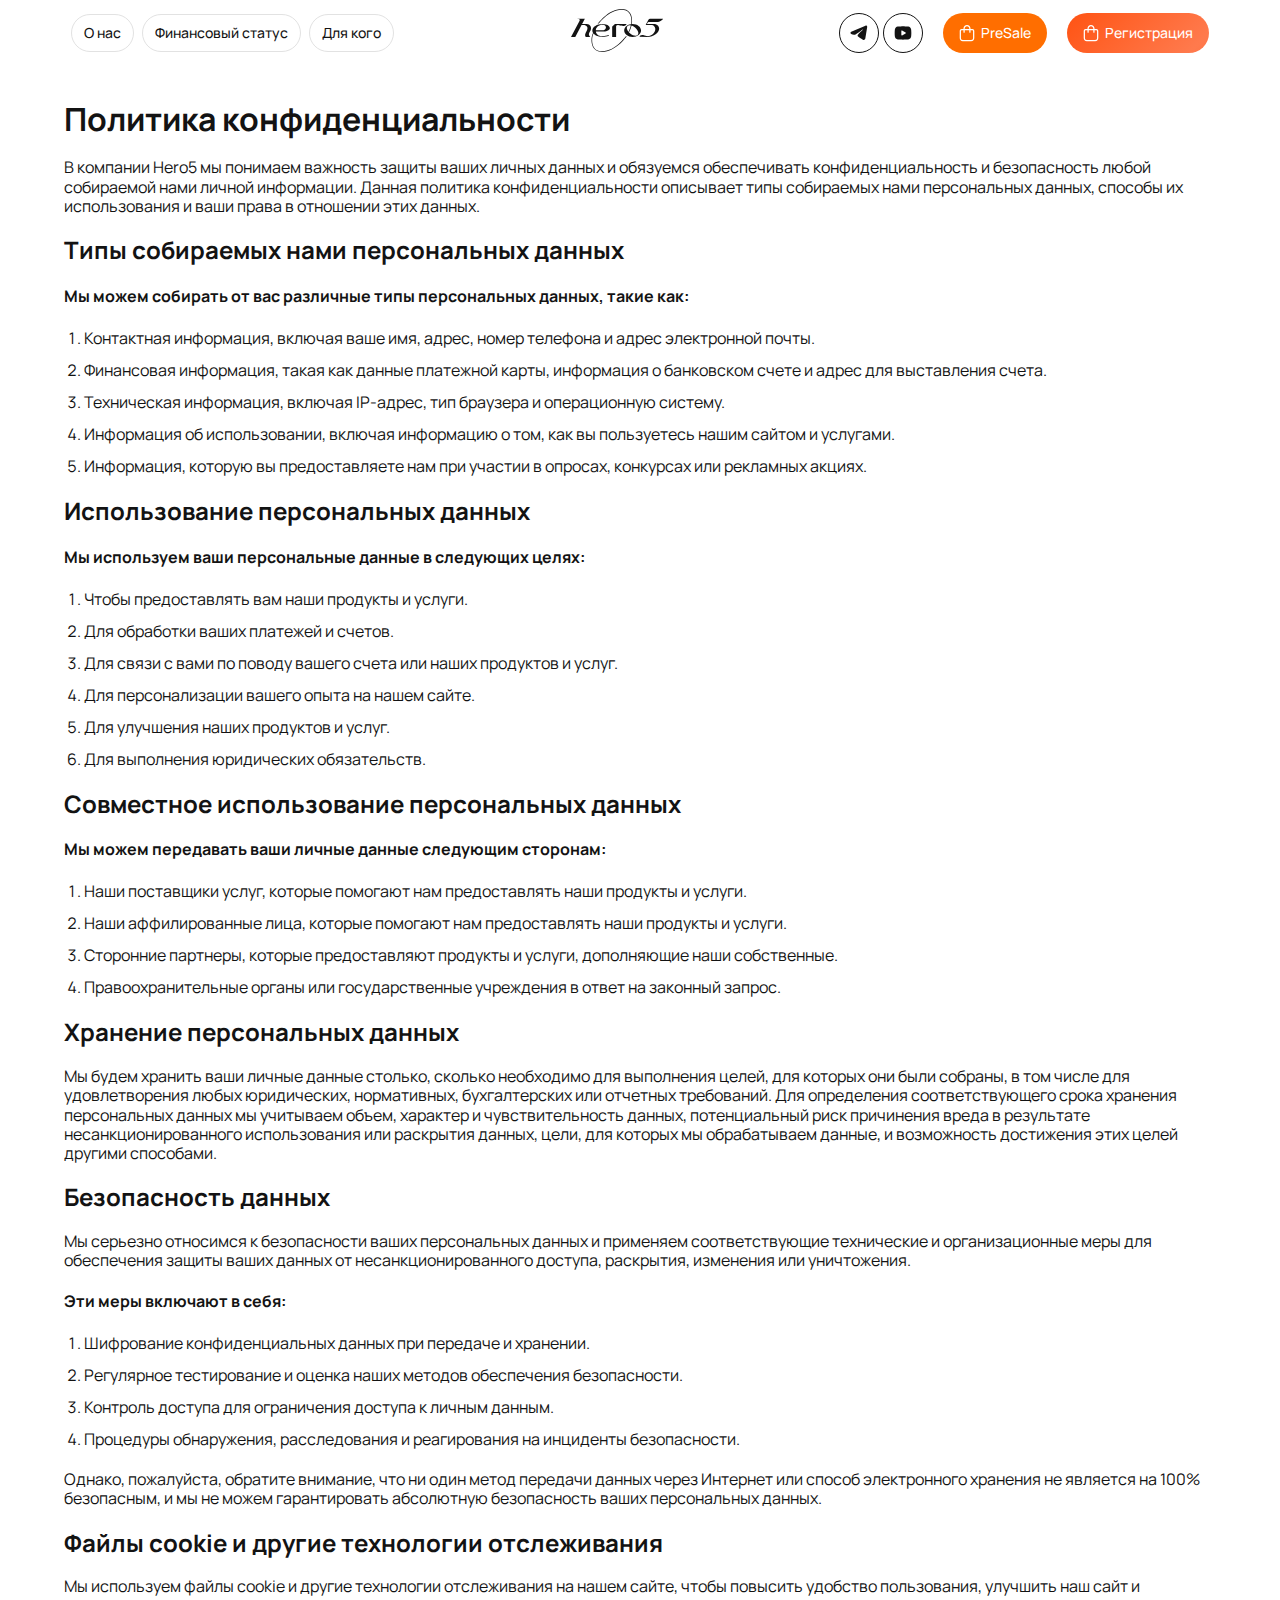
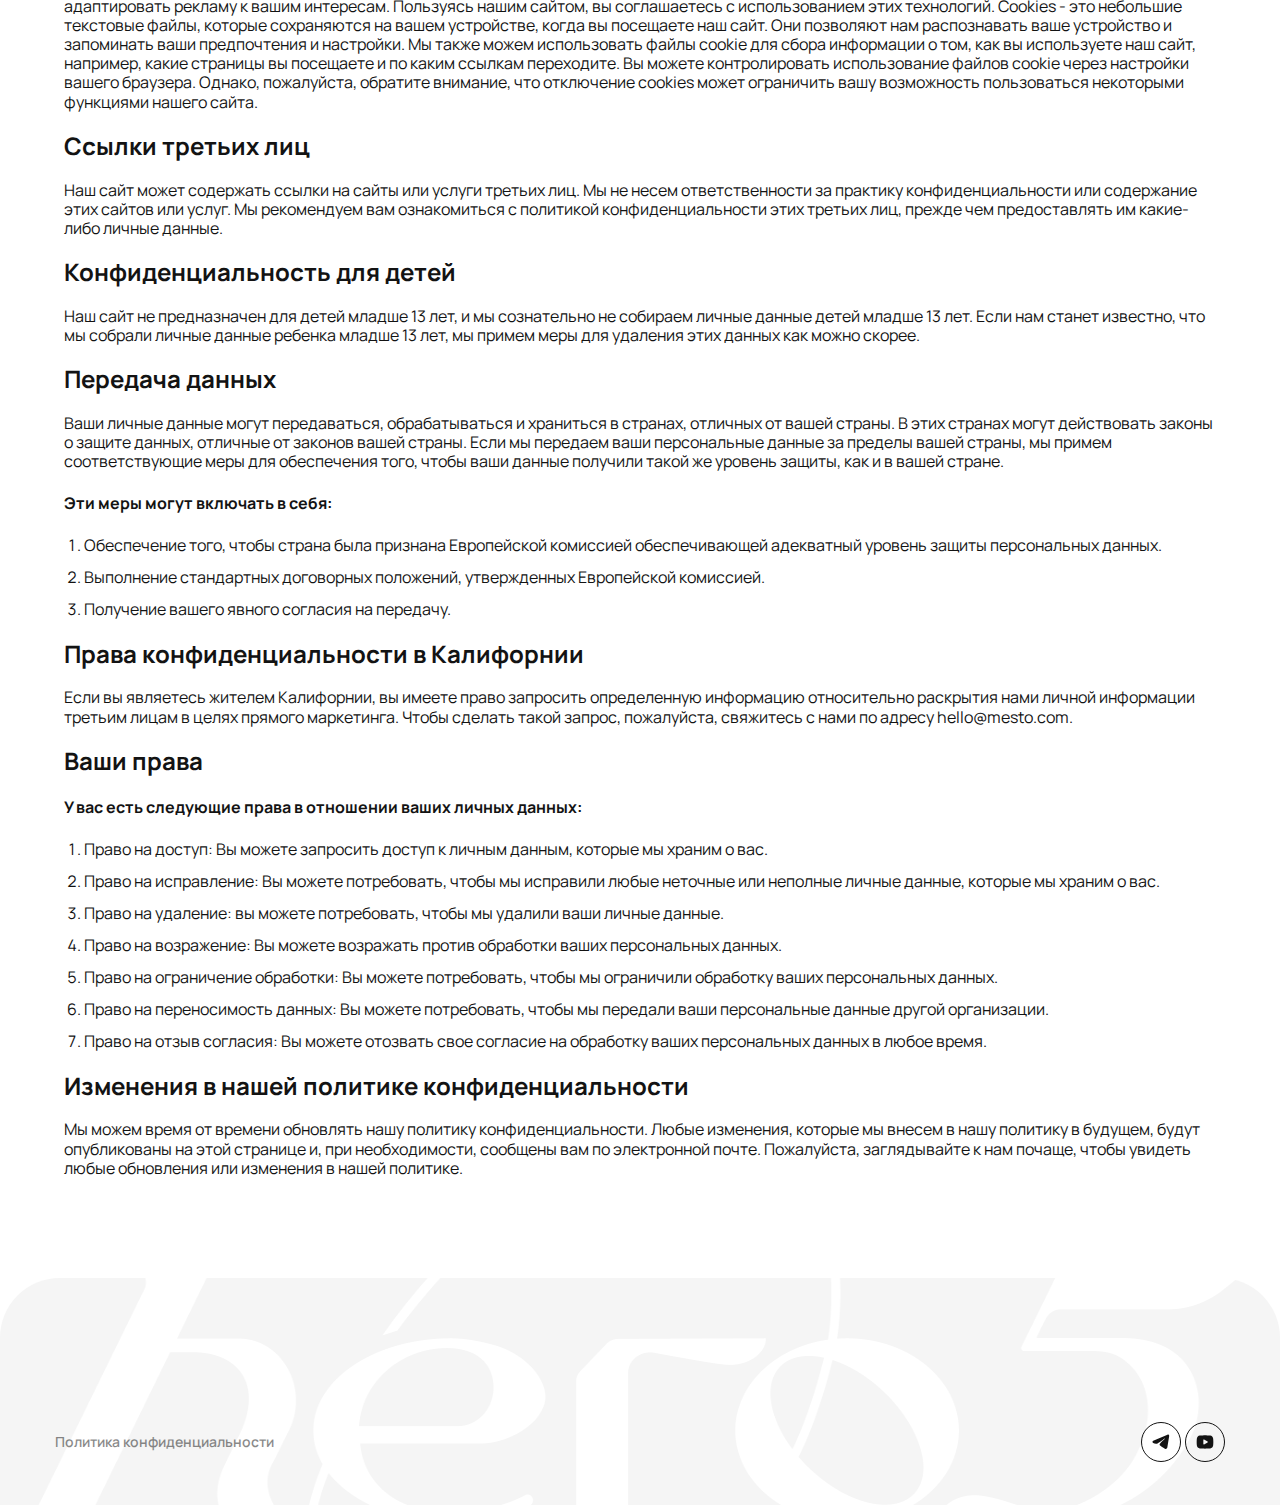
<file: politics.html>
<!DOCTYPE html>
<html lang="ru">

  <head>
    <meta charset="UTF-8">
    <meta name="viewport" content="width=device-width, initial-scale=1.0">
    <title>HERO 5</title>
    <link rel="icon" href="images/header-logo.svg">
    <!-- normalize css link -->
    <link rel="stylesheet" href="libs/normalize.css">
    <!-- css link -->
    <link rel="stylesheet" href="css/main.css">
  </head>

  <body>

    <div class="wrapper">

      <!-- header -->
      <header class="header">
        <div class="container">
          <nav>
            <ul class="nav-list">
              <li class="nav-item" data-aos="fade-right" data-aos-delay="100">
                <a class="nav-link" href="#!">О нас</a>
              </li>
              <li class="nav-item" data-aos="fade-right" data-aos-delay="200">
                <a class="nav-link" href="#!">Финансовый статус</a>
              </li>
              <li class="nav-item" data-aos="fade-right" data-aos-delay="300">
                <a class="nav-link" href="#!">Для кого</a>
              </li>
            </ul>
          </nav>

          <a class="header-logo" href="#!" data-aos="zoom-in" data-aos-delay="400">
            <img src="images/header-logo.svg" alt="header-logo">
          </a>

          <div class="header-right">
            <div class="header-social__media">
              <a class="social-media" href="#!" data-aos="fade-left" data-aos-delay="100">
                <img src="images/icons/telegram-icon.svg" alt="telegram-icon">
              </a>
              <a class="social-media" href="#!" data-aos="fade-left" data-aos-delay="200">
                <img src="images/icons/youtube-icon.svg" alt="youtube-icon">
              </a>
            </div>
            <div class="right-box">
              <a class="sale-btn header-right__btn" href="#!" data-aos="fade-left" data-aos-delay="300">
                <img src="images/icons/shopping-bag.svg" alt="">
                <span>PreSale</span>
              </a>
              <button class="open-menu__btn">
                <span class="line"></span>
                <span class="line"></span>
                <span class="line"></span>
              </button>
            </div>
            <a class="orange-btn header-right__btn" href="#!" data-aos="fade-left" data-aos-delay="400">
              <img src="images/icons/shopping-bag.svg" alt="">
              <span>Регистрация</span>
            </a>

          </div>
        </div>
      </header>
      <!-- header -->

      <div class="politics">
        <h1>Политика конфиденциальности</h1>

        <p>В компании Hero5 мы понимаем важность защиты ваших личных данных и обязуемся обеспечивать конфиденциальность
          и
          безопасность любой собираемой нами личной информации. Данная политика конфиденциальности описывает типы
          собираемых
          нами персональных данных, способы их использования и ваши права в отношении этих данных.</p>

        <h2>Типы собираемых нами персональных данных</h2>

        <b>Мы можем собирать от вас различные типы персональных данных, такие как:</b>
        <ol>
          <li>Контактная информация, включая ваше имя, адрес, номер телефона и адрес электронной почты.</li>
          <li>Финансовая информация, такая как данные платежной карты, информация о банковском счете и адрес для
            выставления счета.</li>
          <li>Техническая информация, включая IP-адрес, тип браузера и операционную систему.</li>
          <li>Информация об использовании, включая информацию о том, как вы пользуетесь нашим сайтом и услугами.</li>
          <li>Информация, которую вы предоставляете нам при участии в опросах, конкурсах или рекламных акциях.</li>
        </ol>

        <h2>Использование персональных данных</h2>

        <b>Мы используем ваши персональные данные в следующих целях:</b>

        <ol>
          <li>Чтобы предоставлять вам наши продукты и услуги.</li>
          <li>Для обработки ваших платежей и счетов.</li>
          <li>Для связи с вами по поводу вашего счета или наших продуктов и услуг.</li>
          <li>Для персонализации вашего опыта на нашем сайте.</li>
          <li>Для улучшения наших продуктов и услуг.</li>
          <li>Для выполнения юридических обязательств.</li>
        </ol>

        <h2>Совместное использование персональных данных</h2>

        <b>Мы можем передавать ваши личные данные следующим сторонам:</b>

        <ol>
          <li>Наши поставщики услуг, которые помогают нам предоставлять наши продукты и услуги.</li>
          <li>Наши аффилированные лица, которые помогают нам предоставлять наши продукты и услуги.</li>
          <li>Сторонние партнеры, которые предоставляют продукты и услуги, дополняющие наши собственные.</li>
          <li>Правоохранительные органы или государственные учреждения в ответ на законный запрос.</li>
        </ol>

        <h2>Хранение персональных данных</h2>

        <p>Мы будем хранить ваши личные данные столько, сколько необходимо для выполнения целей, для которых они были
          собраны, в том числе для удовлетворения любых юридических, нормативных, бухгалтерских или отчетных требований.
          Для
          определения соответствующего срока хранения персональных данных мы учитываем объем, характер и
          чувствительность
          данных, потенциальный риск причинения вреда в результате несанкционированного использования или раскрытия
          данных,
          цели, для которых мы обрабатываем данные, и возможность достижения этих целей другими способами.</p>

        <h2>Безопасность данных</h2>

        <p>Мы серьезно относимся к безопасности ваших персональных данных и применяем соответствующие технические и
          организационные меры для обеспечения защиты ваших данных от несанкционированного доступа, раскрытия, изменения
          или
          уничтожения.</p>
          <b>Эти меры включают в себя:</b>
          <ol>
            <li>Шифрование конфиденциальных данных при передаче и хранении.</li>
            <li>Регулярное тестирование и оценка наших методов обеспечения безопасности.</li>
            <li>Контроль доступа для ограничения доступа к личным данным.</li>
            <li>Процедуры обнаружения, расследования и реагирования на инциденты безопасности.</li>
          </ol>

          <p>
            Однако, пожалуйста, обратите внимание, что ни один метод передачи данных через Интернет или способ
          электронного
          хранения не является на 100% безопасным, и мы не можем гарантировать абсолютную безопасность ваших
          персональных
          данных.
          </p>
        

        <h2>Файлы cookie и другие технологии отслеживания</h2>

        <p>Мы используем файлы cookie и другие технологии отслеживания на нашем сайте, чтобы повысить удобство
          пользования,
          улучшить наш сайт и адаптировать рекламу к вашим интересам. Пользуясь нашим сайтом, вы соглашаетесь с
          использованием этих технологий.

          Cookies - это небольшие текстовые файлы, которые сохраняются на вашем устройстве, когда вы посещаете наш сайт.
          Они
          позволяют нам распознавать ваше устройство и запоминать ваши предпочтения и настройки. Мы также можем
          использовать
          файлы cookie для сбора информации о том, как вы используете наш сайт, например, какие страницы вы посещаете и
          по
          каким ссылкам переходите.

          Вы можете контролировать использование файлов cookie через настройки вашего браузера. Однако, пожалуйста,
          обратите
          внимание, что отключение cookies может ограничить вашу возможность пользоваться некоторыми функциями нашего
          сайта.</p>

        <h2>Ссылки третьих лиц</h2>

        <p>Наш сайт может содержать ссылки на сайты или услуги третьих лиц. Мы не несем ответственности за практику
          конфиденциальности или содержание этих сайтов или услуг. Мы рекомендуем вам ознакомиться с политикой
          конфиденциальности этих третьих лиц, прежде чем предоставлять им какие-либо личные данные.</p>

        <h2>Конфиденциальность для детей</h2>

        <p>Наш сайт не предназначен для детей младше 13 лет, и мы сознательно не собираем личные данные детей младше 13
          лет.
          Если нам станет известно, что мы собрали личные данные ребенка младше 13 лет, мы примем меры для удаления этих
          данных как можно скорее.</p>

        <h2>Передача данных</h2>

        <p>Ваши личные данные могут передаваться, обрабатываться и храниться в странах, отличных от вашей страны. В этих
          странах могут действовать законы о защите данных, отличные от законов вашей страны.

          Если мы передаем ваши персональные данные за пределы вашей страны, мы примем соответствующие меры для
          обеспечения
          того, чтобы ваши данные получили такой же уровень защиты, как и в вашей стране.</p>

          <b>Эти меры могут включать в себя:</b>

          <ol>
            <li>Обеспечение того, чтобы страна была признана Европейской комиссией обеспечивающей адекватный уровень защиты персональных данных.</li>
            <li>Выполнение стандартных договорных положений, утвержденных Европейской комиссией.</li>
            <li>Получение вашего явного согласия на передачу.</li>
          </ol>

        <h2>Права конфиденциальности в Калифорнии</h2>

        <p>Если вы являетесь жителем Калифорнии, вы имеете право запросить определенную информацию относительно
          раскрытия
          нами личной информации третьим лицам в целях прямого маркетинга. Чтобы сделать такой запрос, пожалуйста,
          свяжитесь
          с нами по адресу hello@mesto.com.</p>

        <h2>Ваши права</h2>

          <b>У вас есть следующие права в отношении ваших личных данных:</b>

          <ol>
            <li>Право на доступ: Вы можете запросить доступ к личным данным, которые мы храним о вас.</li>
            <li>Право на исправление: Вы можете потребовать, чтобы мы исправили любые неточные или неполные личные данные, которые мы храним о вас.</li>
            <li>Право на удаление: вы можете потребовать, чтобы мы удалили ваши личные данные.</li>
            <li>Право на возражение: Вы можете возражать против обработки ваших персональных данных.</li>
            <li>Право на ограничение обработки: Вы можете потребовать, чтобы мы ограничили обработку ваших персональных данных.</li>
            <li>Право на переносимость данных: Вы можете потребовать, чтобы мы передали ваши персональные данные другой организации.</li>
            <li>Право на отзыв согласия: Вы можете отозвать свое согласие на обработку ваших персональных данных в любое время.</li>
          </ol>

        <h2>Изменения в нашей политике конфиденциальности</h2>

        <p>Мы можем время от времени обновлять нашу политику конфиденциальности. Любые изменения, которые мы внесем в
          нашу
          политику в будущем, будут опубликованы на этой странице и, при необходимости, сообщены вам по электронной
          почте.
          Пожалуйста, заглядывайте к нам почаще, чтобы увидеть любые обновления или изменения в нашей политике.</p>
      </div>

      <!-- footer -->
      <footer class="footer">
        <div class="container">
          <ul class="footer-list">
            <li class="footer-item">
              <a class="footer-link" href="#!">Политика конфиденциальности</a>
            </li>
          </ul>
          <div class="footer-social">
            <a class="footer-social__link" href="#!">
              <img class="footer-social__icon" src="images/icons/telegram-icon.svg" alt="Telegram">
            </a>
            <a class="footer-social__link" href="#!">
              <img class="footer-social__icon" src="images/icons/youtube-icon.svg" alt="YouTube">
            </a>
          </div>
        </div>
      </footer>
      <!-- footer -->

    </div>


    <!-- aos js  -->
    <script src="https://unpkg.com/aos@2.3.1/dist/aos.js" name="aos.js"></script>
    <!-- custom js -->
    <script src="./js/main.js" name="main.js"></script>
  </body>

</html>
</file>
<file: css/main.css>
@import url("https://fonts.googleapis.com/css2?family=Manrope:wght@200..800&family=Unbounded:wght@200..900&display=swap");
/* Core style */
html {
  box-sizing: border-box;
  scroll-behavior: smooth;
}

*,
*::before,
*::after {
  box-sizing: border-box;
}

a,
p,
h1,
h2,
h3,
h4,
h5,
h6 {
  margin: 0;
  text-decoration: none;
  line-height: 1.2;
}

textarea:focus,
select:focus {
  outline: none !important;
  -webkit-appearance: none;
  box-shadow: none !important;
}

button {
  border: none;
  background: none;
  cursor: pointer;
  padding: 0;
}

input:focus {
  outline: none !important;
}

ul,
ol {
  padding: 0;
  list-style: none;
  margin: 0;
}

a {
  display: inline-block;
}

a:active,
a:focus {
  outline: 0;
  border: none;
  -moz-outline-style: none;
}

input[type=search]::-webkit-search-decoration,
input[type=search]::-webkit-search-cancel-button,
input[type=search]::-webkit-search-results-button,
input[type=search]::-webkit-search-results-decoration {
  display: none;
}

body {
  font-family: "Manrope", sans-serif;
  font-weight: 400;
  font-size: 16px;
  line-height: 22px;
  color: #131313;
  margin: 0;
}
body.no-scroll {
  overflow: hidden;
}

.modal {
  position: fixed;
  top: 0;
  left: 0;
  width: 100%;
  height: 100%;
  background: rgba(0, 0, 0, 0.5294117647);
  display: flex;
  justify-content: center;
  align-items: center;
  z-index: 9999;
  padding: 0 12px;
  display: none;
}
.modal.show {
  display: flex;
}
.modal-content {
  padding: 48px;
  border-radius: 24px;
  background: #ff5313;
  max-width: 720px;
  color: #fff;
  position: relative;
  z-index: 1;
  overflow: hidden;
}
.modal-content::before {
  content: "";
  position: absolute;
  width: 100%;
  height: 100%;
  border-radius: 24px;
  top: 0;
  right: 0;
  background: url(../images/icons/ten.png) no-repeat;
  z-index: -2;
}
.modal-content .procent-img {
  position: absolute;
  top: 0;
  right: 0;
  z-index: -2;
  background: transparent;
  mix-blend-mode: luminosity;
}
.modal-content .modal-shar-1 {
  position: absolute;
  top: 119px;
  right: 151px;
  animation: float 3s ease-in-out infinite;
  z-index: -1;
}
.modal-content .modal-shar-2 {
  position: absolute;
  top: -37px;
  right: -97px;
  animation: float 3s ease-in-out infinite;
  z-index: -1;
}
.modal-content .close-modal__btn {
  position: absolute;
  top: 16px;
  right: 16px;
  background: #fff;
  border-radius: 50%;
  width: 40px;
  height: 40px;
  display: flex;
  align-items: center;
  justify-content: center;
}
.modal-title {
  font-family: "Unbounded";
  font-size: 32px;
  font-weight: 500;
  line-height: 38px;
  margin-bottom: 12px;
}
.modal-info {
  font-family: "Manrope";
  font-size: 14px;
  font-weight: 500;
  line-height: 20px;
  max-width: 381px;
  opacity: 0.8;
}
.modal .select-box {
  display: flex;
  gap: 12px;
}
.modal form {
  margin: 32px 0 12px 0;
}
.modal form label {
  font-size: 14px;
  font-weight: 700;
  line-height: 20px;
  margin-bottom: 12px;
  display: block;
}
.modal .custom-select {
  position: relative;
  width: 414px;
  height: 54px;
  cursor: pointer;
}
.modal .custom-select .selected-text {
  width: 100%;
  padding: 17px 16px;
  border-radius: 35px;
  height: 100%;
  background: #f5f5f5;
  display: flex;
  align-items: center;
  justify-content: space-between;
}
.modal .custom-select .selected-text img {
  transition: all 0.2s linear;
}
.modal .custom-select .selected-text.active img {
  transform: rotate(180deg);
}
.modal .custom-select span {
  font-size: 14px;
  font-weight: 500;
  line-height: 20px;
  color: #131313;
}
.modal .custom-select .options {
  position: absolute;
  top: 100%;
  margin-top: 5px;
  background: #f5f5f5;
  padding: 16px;
  border-radius: 15px;
  z-index: 100;
  overflow-y: auto;
  overflow-x: hidden;
  max-height: 90px;
  width: 100%;
  display: flex;
  flex-direction: column;
  gap: 10px;
  display: none;
}
.modal .custom-select .options::-webkit-scrollbar {
  display: none;
}
.modal .custom-select .options.active {
  display: flex;
}

.wrapper {
  overflow: hidden;
}

.container {
  max-width: 1170px;
  margin: 0 auto;
}

section {
  position: relative;
  z-index: 10;
  background: #fff;
}

.title {
  font-family: "Unbounded", "Manrope", sans-serif;
  font-size: 48px;
  font-weight: 500;
  line-height: 56px;
}

.header {
  position: fixed;
  top: 0;
  left: 0;
  width: 100%;
  z-index: 999;
}
.header .open-menu__btn {
  width: 40px;
  height: 40px;
  border-radius: 50%;
  align-items: flex-end;
  justify-content: center;
  padding: 12px;
  border: 1px solid #e2e2e2;
  display: flex;
  gap: 3px;
  flex-direction: column;
  cursor: pointer;
  display: none;
}
.header .open-menu__btn .line {
  background: #131313;
  width: 16px;
  height: 2px;
  border-radius: 10px;
  transition: all 0.2s ease-in-out;
}
.header .open-menu__btn .line:last-child {
  width: 11px;
}
.header .open-menu__btn.active .line {
  width: 18px;
}
.header .open-menu__btn.active .line:nth-child(1) {
  transform: rotate(45deg);
  position: relative;
  top: 5px;
  left: 2px;
}
.header .open-menu__btn.active .line:nth-child(2) {
  opacity: 0;
}
.header .open-menu__btn.active .line:nth-child(3) {
  transform: rotate(-45deg);
  position: relative;
  top: -5px;
  left: 2px;
}
.header .right-box {
  display: flex;
  align-items: center;
  gap: 16px;
}
.header .container {
  display: flex;
  align-items: center;
  justify-content: space-between;
  border-radius: 0 0 30px 30px;
  background: #fff;
  padding: 9px 16px;
}
.header .nav-list {
  display: flex;
  gap: 8px;
}
.header .nav-link {
  font-size: 14px;
  font-weight: 500;
  line-height: 20px;
  color: #131313;
  padding: 8px 12px;
  border-radius: 80px;
  border: 1px solid #e2e2e2;
  display: inline-block;
  transition: all 0.3s ease-in-out;
}
.header .nav-link:hover {
  background: #e2e2e2;
}
.header-right {
  display: flex;
  gap: 20px;
}
.header-right__btn {
  padding: 10px 16px;
  border-radius: 47px;
  font-size: 14px;
  font-weight: 500;
  line-height: 20px;
  color: #fff;
  display: flex;
  align-items: center;
  gap: 6px;
}
.header-right__btn.sale-btn {
  background: #ff6e00;
  background: linear-gradient(135deg, #ff6e00 0%, #ff6e00 40%, #ffffff 50%, #ff6e00 60%, #ff6e00 100%);
  background-size: 300% 100%;
  animation: shimmer 5s linear infinite;
}
@keyframes shimmer {
  0% {
    background-position: 100% 50%;
  }
  100% {
    background-position: 0% 50%;
  }
}
.header-right__btn.orange-btn {
  background: linear-gradient(135deg, #ff5313 0%, #ff7a4d 50%, #ff5313 100%);
  background-size: 200% 100%;
  animation: shimmer 2s linear infinite;
}
@keyframes shimmer {
  0% {
    background-position: 200% 0;
  }
  100% {
    background-position: -200% 0;
  }
}
.header-social__media {
  display: flex;
  gap: 4px;
}
.header-social__media .social-media {
  width: 40px;
  height: 40px;
  border: 1px solid #131313;
  border-radius: 50%;
  display: flex;
  align-items: center;
  justify-content: center;
}

.intro {
  background: #f5f5f5;
  padding: 182px 0 332px;
  position: relative;
  border-radius: 0 0 50px 50px;
  -webkit-user-select: none;
     -moz-user-select: none;
          user-select: none;
}
.intro-content {
  text-align: center;
}
.intro-content__title {
  font-family: "Unbounded", "Manrope", sans-serif;
  font-size: 48px;
  font-weight: 500;
  line-height: 56px;
  margin-top: 12px;
}
.intro .falling-image {
  width: 85px;
  height: -moz-fit-content;
  height: fit-content;
  display: flex;
  align-items: center;
  justify-content: center;
}
.intro .falling-image img {
  width: 100%;
  height: 100%;
}
.intro-animation__elments {
  width: 100%;
  height: 100%;
  position: absolute;
  left: 0;
  top: -144px;
}
.intro .falling-element {
  color: #131313;
  padding: 8px 12px;
  border-radius: 20px;
  font-size: 20px;
  font-weight: 500;
  line-height: 28px;
  width: -moz-fit-content;
  width: fit-content;
  background: #fff;
  position: absolute;
  bottom: 0;
  right: 0;
}
.intro .falling-element.black {
  background: #131313;
  color: #fff;
}
.intro .falling-element.gold {
  background: #fac877;
}
.intro .falling-element.orange {
  background: #ff5313;
  color: #fff;
}
.intro .falling-element.orange {
  background: #ff6e00;
  background: linear-gradient(135deg, #ff6e00 0%, #ff6e00 40%, #ffffff 50%, #ff6e00 60%, #ff6e00 100%);
  background-size: 300% 100%;
  animation: shimmer 5s linear infinite !important;
}
@keyframes shimmer {
  0% {
    background-position: 100% 50%;
  }
  100% {
    background-position: 0% 50%;
  }
}
.intro .animation-elements {
  position: absolute;
  bottom: 0;
}
.intro .animation-elements {
  width: 100%;
  margin-bottom: 17px;
  max-width: 1440px;
  left: 50%;
  transform: translateX(-50%);
}
.intro .animation-elements .falling-image {
  position: absolute;
  bottom: 0;
  right: 0;
}
@keyframes falling-animation {
  0% {
    transform: translateY(0px) rotate(0deg);
    animation-timing-function: ease-in-out;
  }
  50% {
    transform: translateY(-8px) rotate(-10deg);
    animation-timing-function: ease-in-out;
  }
  100% {
    transform: translateY(0px) rotate(0deg);
  }
}
@keyframes falling-animation2 {
  0% {
    transform: translateY(0px) rotate(0deg);
    animation-timing-function: ease-in-out;
  }
  50% {
    transform: translateY(5px) rotate(4.2deg);
    animation-timing-function: ease-in-out;
  }
  100% {
    transform: translateY(0px) rotate(0deg);
  }
}
@keyframes falling-animation3 {
  0% {
    transform: translateY(0px) rotate(0deg);
    animation-timing-function: ease-in-out;
  }
  50% {
    transform: translateY(-7px) rotate(-4.2deg);
    animation-timing-function: ease-in-out;
  }
  100% {
    transform: translateY(0px) rotate(0deg);
  }
}
@keyframes falling-animation4 {
  0% {
    transform: translateY(0px) rotate(0deg);
    animation-timing-function: ease-in-out;
  }
  50% {
    transform: translateY(7px) rotate(-4.2deg);
    animation-timing-function: ease-in-out;
  }
  100% {
    transform: translateY(0px) rotate(0deg);
  }
}
@keyframes falling-animation5 {
  0% {
    transform: translateY(0px) rotate(0deg);
    animation-timing-function: ease-in-out;
  }
  50% {
    transform: translateY(-5px) rotate(-14.2deg);
    animation-timing-function: ease-in-out;
  }
  100% {
    transform: translateY(0px) rotate(0deg);
  }
}
@keyframes falling-animation6 {
  0% {
    transform: translateY(0px);
    animation-timing-function: ease-in-out;
  }
  50% {
    transform: translateY(-5px);
    animation-timing-function: ease-in-out;
  }
  100% {
    transform: translateY(0px);
  }
}
.intro .animation-elements .falling-element:first-child {
  left: 0;
  transform: rotate(-10deg);
  animation: falling-animation 4s infinite linear;
}
.intro .animation-elements .falling-element:nth-child(2) {
  left: 70px;
  bottom: 30px;
  transform: rotate(4.2deg);
  animation: falling-animation2 4s infinite linear;
}
.intro .animation-elements .flash-img {
  left: 173px;
  bottom: -18px;
  animation: falling-animation3 3s linear infinite;
}
.intro .animation-elements .chat-img {
  left: 607px;
  bottom: 44px;
  transform: scale(1.5);
  animation: falling-animation3 3s linear infinite;
}
.intro .animation-elements .hashtag-img {
  left: 857px;
  bottom: -15px;
  animation: falling-animation3 3s linear infinite;
}
.intro .animation-elements .cursor-img {
  bottom: 28px;
  left: 1256px;
  animation: falling-animation3 3s linear infinite;
}
.intro .animation-elements .falling-element:nth-child(3) {
  left: 264px;
  bottom: 18px;
  transform: rotate(-2.7deg);
  animation: falling-animation2 3s linear infinite;
}
.intro .animation-elements .falling-element:nth-child(4) {
  left: 335px;
  bottom: 0;
  transform: rotate(-21.74deg);
  animation: falling-animation 3s linear infinite;
}
.intro .animation-elements .falling-element:nth-child(5) {
  left: 455px;
  bottom: 27px;
  transform: rotate(12.15deg);
  animation: falling-animation2 3s linear infinite;
}
.intro .animation-elements .falling-element:nth-child(6) {
  left: 425px;
  bottom: -17px;
  animation: falling-animation4 3s linear infinite;
}
.intro .animation-elements .falling-element:nth-child(7) {
  left: 646px;
  bottom: -17px;
  animation: falling-animation5 3s linear infinite;
}
.intro .animation-elements .falling-element:nth-child(8) {
  left: 746px;
  bottom: 54px;
  transform: rotate(-31.43deg);
  animation: falling-animation4 3s linear infinite;
}
.intro .animation-elements .falling-element:nth-child(9) {
  left: 941px;
  bottom: -17px;
  animation: falling-animation2 3s linear infinite;
}
.intro .animation-elements .falling-element:nth-child(10) {
  left: 1036px;
  bottom: 0;
  transform: rotate(23.02deg);
  animation: falling-animation6 3s linear infinite;
}
.intro .animation-elements .falling-element:nth-child(11) {
  left: 1142px;
  bottom: 38px;
  transform: rotate(-25.17deg);
  animation: falling-animation6 3s linear infinite;
}
.intro .animation-elements .falling-element:nth-child(12) {
  left: 1184px;
  bottom: -17px;
  animation: falling-animation6 3s linear infinite;
}
.intro .animation-elements .falling-element:nth-child(13) {
  left: 1356px;
  bottom: 68px;
  transform: rotate(14.82deg);
}
.intro .animation-elements .falling-element:nth-child(14) {
  left: 1400px;
  bottom: 0;
  transform: rotate(-49.81deg);
}

.about-us {
  padding: 120px 0;
}
.about-us-content {
  text-align: center;
}
.about-us__title {
  font-family: "Unbounded", "Manrope", sans-serif;
  font-size: 64px;
  font-weight: 500;
  line-height: 72px;
  text-align: center;
  margin-bottom: 4px;
  background: linear-gradient(90deg, #ff5313, #ff8c00, #ff5313);
  background-size: 200% 100%;
  -webkit-background-clip: text;
  -webkit-text-fill-color: transparent;
  background-clip: text;
  color: transparent;
  animation: gradientFlow 5s linear infinite;
}
@keyframes gradientFlow {
  0% {
    background-position: 0% 50%;
  }
  100% {
    background-position: 200% 50%;
  }
}
.about-us-cards {
  display: grid;
  grid-template-columns: 350px 1fr 350px;
  gap: 12px;
  margin-top: 40px;
}
.about-us-card__duble {
  display: flex;
  gap: 12px;
  flex-direction: column;
  height: 100%;
}
.about-us-card__img {
  position: absolute;
}
.about-us__card {
  padding: 24px;
  border-radius: 24px;
  background: #f5f5f5;
  position: relative;
  height: 100%;
}
.about-us__card__title {
  font-size: 20px;
  font-weight: 600;
  line-height: 28px;
}
.about-us__card.comment .about-us-card__img {
  bottom: 12px;
  width: 189px;
  height: 206px;
  right: 22px;
}
.about-us__card.plus {
  background: #fff1da;
}
.about-us__card.plus .plus-img__one {
  top: 50px;
  right: 11px;
  width: 84px;
  height: 84px;
}
.about-us__card.plus .plus-img__two {
  width: 118px;
  height: 118px;
  bottom: 0;
  top: unset;
  right: 75px;
}
.about-us__card.plus .plus-img__three {
  width: 65px;
  height: 65px;
  bottom: 35px;
  left: 81px;
}
.about-us__card.up-money {
  background: #ffe4da;
  display: flex;
  flex-direction: column;
  justify-content: space-between;
}
.about-us__card.up-money .about-us-card__img {
  position: initial;
  width: 100%;
  height: 382px;
  -o-object-fit: contain;
     object-fit: contain;
}
.about-us__card.partnership .about-us-card__img {
  bottom: 14px;
  right: 22px;
  width: 159px;
  height: 178px;
}
.about-us__card.star .about-us-card__img {
  bottom: 11px;
  right: 11px;
  width: 176px;
  height: 187px;
}
@keyframes floatAnimation {
  0%, 100% {
    transform: translateY(0);
  }
  50% {
    transform: translateY(-10px);
  }
}

.financial-status {
  padding-top: 120px;
}
.financial-status .animation-title {
  background: linear-gradient(45deg, #f4c270, #ffe4da, #45b7d1, #f5f5f5);
  background-size: 200% 200%;
  animation: shimmer 5s ease-in-out infinite;
  background-size: 300% 300%;
  color: transparent;
  -webkit-background-clip: text;
  background-clip: text;
  animation: gradientAnimation 5s ease infinite;
}
@keyframes gradientAnimation {
  0% {
    background-position: 0% 50%;
  }
  50% {
    background-position: 100% 50%;
  }
  100% {
    background-position: 0% 50%;
  }
}
.financial-status .container {
  position: relative;
  z-index: 3;
}
.financial-status .container::before {
  content: "";
  position: absolute;
  top: 0;
  left: -100%;
  width: 100%;
  height: 100%;
  background: #fff;
  z-index: 3;
}
.financial-status__content {
  display: flex;
  justify-content: space-between;
  align-items: end;
  gap: 50px;
  position: relative;
  z-index: 4;
  margin-bottom: 40px;
}
.financial-status__text {
  font-size: 16px;
  font-weight: 600;
  line-height: 22px;
  max-width: 324px;
}
.financial-status .swiper-btns {
  display: flex;
  gap: 8px;
}
.financial-status .swiper-btns .swiper-btn {
  width: 48px;
  height: 48px;
  border-radius: 50%;
  background: #f5f5f5;
  display: flex;
  align-items: center;
  justify-content: center;
}
.financial-status__content-right {
  display: flex;
  gap: 28px;
  align-items: stretch;
  justify-content: space-between;
}
.financial-status__items {
  display: flex;
  flex-direction: column;
  gap: 12px;
  width: 100%;
  z-index: 3;
  position: relative;
  background: #fff;
}
.financial-status__item {
  cursor: pointer;
  padding: 12px 33px 12px 19px;
  background: #f5f5f5;
  border-radius: 24px;
  display: flex;
  align-items: center;
  justify-content: space-between;
}
.financial-status__item-content {
  display: flex;
  align-items: center;
  gap: 34px;
}
.financial-status__item-content img {
  width: 54px;
  height: 56px;
}
.financial-status__item-title {
  font-size: 24px;
  font-weight: 700;
  line-height: 32px;
  opacity: 0.8;
}
.financial-status__item-price {
  font-size: 20px;
  font-weight: 600;
  line-height: 28px;
  color: #929292;
}
.financial-status .tab-content {
  display: none;
  max-width: calc(100% - 442px);
  animation: fadeIn 0.8s ease-in-out;
}
.financial-status .tab-content.active {
  display: block;
}
@keyframes fadeIn {
  from {
    opacity: 0;
  }
  to {
    opacity: 1;
  }
}
.financial-status__slider {
  width: 100%;
  height: 100%;
}
.financial-status__slider .swiper-wrapper {
  height: 100%;
}
.financial-status__slider .swiper-slide {
  height: 100%;
}
.financial-status__step-card {
  background: #f5f5f5;
  padding: 32px;
  display: flex;
  flex-direction: column;
  justify-content: space-between;
  border-radius: 24px;
  height: 100%;
}
.financial-status__step-card.orange-card {
  background: #ffe4da;
}
.financial-status__step-card.orange-card .financial-status__step-card__step {
  color: #ff5313;
}
.financial-status__step-card.gold-card {
  background: #fff1da;
}
.financial-status__step-card.gold-card .financial-status__step-card__step {
  color: #ffab22;
}
.financial-status__step-card__header {
  display: flex;
  align-items: start;
  justify-content: space-between;
}
.financial-status__step-card__body {
  min-height: 168px;
  display: flex;
  flex-direction: column;
  justify-content: space-between;
}
.financial-status__step-card__body ul {
  list-style: disc;
  padding-left: 24px;
}
.financial-status__step-card__icon {
  width: 64px;
  height: 64px;
  border-radius: 12px;
  background: #fff;
  display: flex;
  align-items: center;
  justify-content: center;
}
.financial-status__step-card__step {
  font-size: 16px;
  font-weight: 600;
  line-height: 22px;
  color: #929292;
}
.financial-status__step-card__title {
  font-size: 20px;
  font-weight: 600;
  line-height: 28px;
  margin-bottom: 12px;
}
.financial-status__step-card__text {
  font-size: 16px;
  font-weight: 600;
  line-height: 22px;
  opacity: 0.8;
}

.application-conveniences {
  padding: 156px 0 0 0;
  position: relative;
}
.application-conveniences .title {
  text-align: center;
}

.hero5-comparison .title {
  text-align: center;
}
.hero5-comparison__cards {
  display: flex;
  align-items: stretch;
  gap: 12px;
  margin: 40px 0 120px 0;
  justify-content: space-between;
}
.hero5-comparison__card {
  padding: 32px;
  border-radius: 24px;
  background: #f5f5f5;
  width: 100%;
  cursor: pointer;
  position: relative;
  z-index: 1;
  overflow: hidden;
}
.hero5-comparison__card.gold-card {
  background: #fff1da;
}
.hero5-comparison__card.orange-card {
  background: #ffe4da;
}
.hero5-comparison__card.orange-card .hero5-comparison__card-img {
  position: absolute;
  bottom: 0;
  left: 0;
  width: 100%;
  height: -moz-fit-content;
  height: fit-content;
  -o-object-fit: contain;
     object-fit: contain;
  z-index: -1;
}
.hero5-comparison__card-header {
  display: flex;
  align-items: start;
  justify-content: space-between;
}
.hero5-comparison__card-img {
  width: 100%;
  -o-object-fit: contain;
     object-fit: contain;
}
.hero5-comparison__card-img-bg {
  position: absolute;
  top: 0;
  right: 0;
  height: 100%;
  -o-object-fit: contain;
     object-fit: contain;
  z-index: -1;
}
.hero5-comparison__card .nishon-img {
  right: 50px;
}
.hero5-comparison__card .plus-btn {
  width: 40px;
  height: 40px;
  border-radius: 50%;
  background: #fff;
  display: flex;
  align-items: center;
  justify-content: center;
}
.hero5-comparison__card .plus-btn img {
  transition: all 0.3s ease-in-out;
}
.hero5-comparison__card .plus-btn.active img {
  transform: rotate(45deg);
}
.hero5-comparison__card-title {
  font-size: 24px;
  font-weight: 700;
  line-height: 32px;
  margin-bottom: 16px;
}
.hero5-comparison__card-info {
  font-size: 16px;
  font-weight: 600;
  line-height: 22px;
  opacity: 0;
  transition: all 0.3s ease-in-out;
}
.hero5-comparison__card-info.active {
  opacity: 1;
}
.hero5-comparison__duble-card {
  display: flex;
  gap: 12px;
  flex-direction: column;
  height: 100%;
  max-width: calc(100% - 483px);
}
.hero5-comparison__soon {
  padding: 48px;
  border-radius: 24px;
  background: linear-gradient(68.59deg, #ff5313 19.43%, #ff9e00 121.15%);
  position: relative;
  z-index: 1;
  overflow: hidden;
}
.hero5-comparison__soon-slider {
  max-width: 522px;
  margin: 0;
  position: unset;
}
.hero5-comparison__soon .swiper-pagination {
  width: -moz-fit-content;
  width: fit-content;
  left: 50%;
  right: unset;
  top: unset;
  bottom: 46px;
  transform: translateX(-50%);
}
.hero5-comparison__soon .swiper-pagination-bullet {
  width: 8px;
  height: 8px;
  background: #fff;
  border-radius: 32px;
  opacity: 1;
  transition: all 0.3s ease-in-out;
}
.hero5-comparison__soon .swiper-pagination-bullet-active {
  width: 48px;
}
.hero5-comparison__soon-soon {
  font-size: 16px;
  font-weight: 600;
  line-height: 22px;
  padding: 10px 16px;
  border-radius: 43px;
  background: #fff;
  display: inline-block;
}
.hero5-comparison__soon-soon.color-changing {
  animation: colorChange 2s linear infinite forwards alternate;
}
@keyframes colorChange {
  0% {
    color: #ff5313;
  }
  50% {
    color: #ff9e00;
  }
  100% {
    color: #131313;
  }
}
.hero5-comparison__soon-title {
  font-family: "Unbounded", "Manrope", sans-serif;
  font-size: 40px;
  font-weight: 500;
  line-height: 46px;
  color: #fff;
  margin: 29px 0 24px 0;
}
.hero5-comparison__soon-text {
  font-size: 16px;
  font-weight: 600;
  line-height: 22px;
  color: #fff;
  margin-bottom: 41px;
}
.hero5-comparison__soon-btn {
  padding: 16px 32px;
  border-radius: 35px;
  background: #131313;
  display: inline-block;
  font-weight: 600;
  color: #fff;
  transition: all 0.3s ease-in-out;
  position: relative;
  overflow: hidden;
}
.hero5-comparison__soon-img img {
  position: absolute;
  background: transparent;
  animation: float 3s ease-in-out infinite;
  mix-blend-mode: screen;
}
@keyframes float {
  0%, 100% {
    transform: translateY(0);
  }
  50% {
    transform: translateY(-10px);
  }
}
.hero5-comparison__soon-img img.hero5-comparison__soon-raketa {
  animation-duration: 4s;
}
.hero5-comparison__soon-img img.hero5-comparison__soon-sharik-orange, .hero5-comparison__soon-img img.hero5-comparison__soon-sharik {
  animation-duration: 5s;
  mix-blend-mode: normal;
}
.hero5-comparison__soon-img img.hero5-comparison__soon-tanga, .hero5-comparison__soon-img img.hero5-comparison__soon-tanga-2, .hero5-comparison__soon-img img.hero5-comparison__soon-tanga-3, .hero5-comparison__soon-img img.hero5-comparison__soon-tanga-blur {
  animation-duration: 6s;
  animation-delay: 1s;
}
.hero5-comparison__soon-sharik-orange {
  top: 0;
  right: 386px;
}
.hero5-comparison__soon-sharik {
  bottom: 0;
  right: 0;
}
.hero5-comparison__soon-tanga {
  top: 0;
  right: 376px;
  z-index: -1;
}
.hero5-comparison__soon-raketa {
  top: 25px;
  right: 86px;
}
.hero5-comparison__soon-tanga-2 {
  top: 215px;
  left: 497px;
  width: 98px;
  height: 60px;
  transform: rotate(4deg) skew(128deg);
}
.hero5-comparison__soon-tanga-3 {
  top: 0;
  right: -53px;
  width: 168px;
  height: 165px;
  transform: skew(161deg, -193deg);
}
.hero5-comparison__soon-tanga-blur {
  bottom: 83px;
  right: 506px;
  width: 132px;
  height: 85px;
  transform: skew(161deg, -193deg);
  filter: blur(10px);
}
.hero5-comparison__soon-btn-2 {
  padding: 16px 32px;
  border-radius: 35px;
  background: #ffe4da;
  display: block;
  width: -moz-fit-content;
  width: fit-content;
  font-weight: 700;
  color: #131313;
  border: none;
  transition: all 0.3s ease-in-out;
  margin: 120px auto 0 auto;
}
.hero5-comparison__soon-btn-2:hover {
  background: #ff5313;
  color: #fff;
}

.business-networking {
  margin-bottom: 120px;
}
.business-networking .title {
  text-align: center;
  padding: 16px 0 24px 0;
}
.business-networking__text {
  font-size: 20px;
  font-weight: 600;
  line-height: 28px;
  text-align: center;
  opacity: 0.8;
  display: block;
  margin-bottom: 40px;
}
.business-networking__map {
  width: 100%;
  height: 470px;
  background: url(../images/map.png) no-repeat center center/cover;
  position: relative;
  margin-bottom: 120px;
  background-size: 100% 100%;
}
.business-networking__user {
  position: absolute;
  padding: 8px;
  border-radius: 14px;
}
.business-networking__user.active {
  background: #fff;
  box-shadow: 0px 4px 16px 0px rgba(0, 0, 0, 0.0705882353);
  z-index: 1;
}
.business-networking__user.active .business-networking__user-bottom,
.business-networking__user.active .business-networking__user-info {
  opacity: 1;
  visibility: visible;
}
.business-networking__user.one {
  top: 17%;
  left: 7%;
}
.business-networking__user.two {
  top: 0;
  left: 28%;
}
.business-networking__user.three {
  top: 5%;
  left: 42%;
}
.business-networking__user.four {
  top: 5%;
  left: 52%;
}
.business-networking__user.five {
  top: 48%;
  left: 23%;
}
.business-networking__user.six {
  top: 25%;
  left: 40%;
}
.business-networking__user.seven {
  top: 12%;
  right: 18%;
}
.business-networking__user.eight {
  top: 12%;
  right: 3%;
}
.business-networking__user.nine {
  bottom: 14%;
  right: 0;
}
.business-networking__user-content {
  display: flex;
  align-items: center;
  gap: 6px;
}
.business-networking__user-info {
  display: flex;
  flex-direction: column;
  gap: 2px;
}
.business-networking__user-name {
  font-size: 10px;
  font-weight: 600;
  line-height: 14px;
}
.business-networking__user-status {
  font-size: 10px;
  font-weight: 600;
  line-height: 14px;
  color: #929292;
}
.business-networking__user-img {
  width: 44px;
  height: 44px;
  border-radius: 50%;
  border: 2px solid #fff;
  cursor: pointer;
  position: relative;
}
.business-networking__user-img img {
  width: 100%;
  height: 100%;
  border-radius: 50%;
  display: block;
}
.business-networking__user-img::before, .business-networking__user-img::after {
  content: "";
  position: absolute;
  top: 50%;
  left: 50%;
  width: 100%;
  height: 100%;
  border: 2px solid #fff;
  border-radius: 50%;
  transform: translate(-50%, -50%) scale(1);
  opacity: 0;
}
.business-networking__user-img::before {
  animation: pulse 3s infinite;
}
.business-networking__user-img::after {
  animation: pulse 3s infinite 1.5s;
}
@keyframes pulse {
  0% {
    transform: translate(-50%, -50%) scale(1);
    opacity: 0;
    border-color: lightcoral;
  }
  25% {
    transform: translate(-50%, -50%) scale(1.1);
    opacity: 0.5;
    border-color: lightcoral;
  }
  50% {
    transform: translate(-50%, -50%) scale(1.2);
    opacity: 0.8;
    border-color: lightcoral;
  }
  75% {
    transform: translate(-50%, -50%) scale(1.3);
    opacity: 0.3;
    border-color: lightcoral;
  }
  100% {
    transform: translate(-50%, -50%) scale(1.4);
    opacity: 0;
    border-color: lightcoral;
  }
}
.business-networking__user-img img {
  width: 100%;
  height: 100%;
  -o-object-fit: cover;
     object-fit: cover;
}
.business-networking__user-info {
  opacity: 0;
  visibility: hidden;
}
.business-networking__user-bottom {
  display: flex;
  align-items: center;
  gap: 7px;
  background: #f5f5f5;
  border-radius: 7px;
  padding: 10px;
  margin-top: 8px;
  width: -moz-fit-content;
  width: fit-content;
  opacity: 0;
  visibility: hidden;
}
.business-networking__user-bottom span {
  font-size: 10px;
  font-weight: 600;
  line-height: 14px;
}
.business-networking .flip-card {
  position: relative;
  z-index: 1;
  border-radius: 24px;
  perspective: 1000px;
  height: 438px;
  cursor: pointer;
}
.business-networking .flip-card:hover .flip-card__inner {
  transform: rotateY(180deg);
}
.business-networking .flip-card__inner {
  position: relative;
  width: 100%;
  height: 100%;
  transition: transform 0.6s;
  transform-style: preserve-3d;
}
.business-networking .flip-card__plus-btn {
  width: 40px;
  height: 40px;
  top: 24px;
  right: 24px;
  background: #fff;
  display: flex;
  align-items: center;
  justify-content: center;
  border-radius: 50%;
  position: absolute;
  z-index: 2;
}
.business-networking .flip-card__front, .business-networking .flip-card__back {
  position: absolute;
  width: 100%;
  height: 100%;
  backface-visibility: hidden;
  border-radius: 24px;
  overflow: hidden;
}
.business-networking .flip-card__front {
  background: #f5f5f5;
  z-index: 1;
  display: flex;
  flex-direction: column;
  justify-content: end;
  gap: 10px;
}
.business-networking .flip-card__front-img {
  position: absolute;
  z-index: -1;
  border-radius: inherit;
  width: 100%;
  height: 80%;
  -o-object-fit: cover;
     object-fit: cover;
  top: 0;
}
.business-networking .flip-card__info {
  background: #fff;
  border-radius: 13px;
  padding: 12px;
  width: -moz-fit-content;
  width: fit-content;
  margin-left: 24px;
  margin-top: auto;
}
.business-networking .flip-card__name {
  font-size: 20px;
  font-weight: 500;
  line-height: 28px;
  margin-bottom: 4px;
  display: block;
}
.business-networking .flip-card__status {
  font-size: 16px;
  font-weight: 600;
  line-height: 22px;
  display: block;
  color: #929292;
}
.business-networking .flip-card__text-wrapper {
  padding: 24px;
  background: #f5f5f5;
  width: 100%;
  border-radius: 24px;
  display: flex;
  flex-direction: column;
  gap: 12px;
  min-height: 148px;
}
.business-networking .flip-card__text {
  font-size: 16px;
  font-weight: 600;
  line-height: 22px;
  opacity: 0.8;
}
.business-networking .flip-card__back {
  background: #fff;
  transform: rotateY(180deg);
  padding: 24px;
  display: flex;
  flex-direction: column;
}
.business-networking .flip-card__back.orange-card {
  background: #ffe4da;
}
.business-networking .flip-card__back.gold-card {
  background: #fff1da;
}
.business-networking .flip-card__back .flip-card__plus-btn {
  transform: rotate(45deg);
}
.business-networking .flip-card__back-content {
  height: 100%;
  display: flex;
  flex-direction: column;
  padding-top: 114px;
}
.business-networking .flip-card__back-header {
  display: flex;
  align-items: center;
  margin-bottom: 28px;
  gap: 16px;
}
.business-networking .flip-card__back-img {
  width: 82px;
  height: 82px;
  border-radius: 50%;
  -o-object-fit: cover;
     object-fit: cover;
}
.business-networking .flip-card__back-info {
  display: flex;
  flex-direction: column;
}
.business-networking .flip-card__back-name {
  font-size: 20px;
  font-weight: 600;
  line-height: 28px;
}
.business-networking .flip-card__back-status {
  font-size: 16px;
  font-weight: 600;
  line-height: 22px;
  color: #929292;
}
.business-networking .flip-card__back-text {
  flex-grow: 1;
  opacity: 0.8;
  font-size: 16px;
  font-weight: 600;
  line-height: 22px;
}
.business-networking .flip-card__back-list {
  padding-left: 25px;
  list-style: disc;
}

.politics {
  margin: 100px auto;
  max-width: 90%;
  color: #131313;
  display: flex;
  flex-direction: column;
  gap: 20px;
}
.politics ol,
.politics ul {
  padding-left: 20px;
  list-style: decimal;
  display: flex;
  flex-direction: column;
  gap: 10px;
}
.politics h1 {
  font-size: 32px;
}
.politics h2 {
  font-size: 24px;
}
.politics p {
  font-size: 16px;
}

.footer {
  padding: 144px 0 43px 0;
  background: url(../images/footer-bg.png) no-repeat center center/cover, #f5f5f5;
  border-radius: 60px 60px 0 0;
  background-size: calc(100% - 60px) 100%;
  overflow: hidden;
}
.footer .container {
  display: flex;
  align-items: center;
  justify-content: space-between;
}
.footer-list {
  display: flex;
  gap: 47px;
}
.footer-link {
  font-size: 14px;
  font-weight: 600;
  line-height: 22px;
  opacity: 0.5;
  color: #131313;
}
.footer-social {
  display: flex;
  gap: 4px;
}
.footer-social__link {
  border: 1px solid #131313;
  border-radius: 50%;
  width: 40px;
  height: 40px;
  display: flex;
  align-items: center;
  justify-content: center;
}

.falling-image {
  width: 60px;
  height: 60px;
  transition: transform 1s linear, opacity 1s ease-out;
}

@media screen and (max-width: 1200px) {
  .container {
    max-width: 100%;
    padding-left: 20px;
    padding-right: 20px;
  }
}
@media screen and (max-width: 992px) {
  .header {
    position: relative;
  }
  .header-logo {
    position: absolute;
    left: 50%;
    top: 50%;
    transform: translate(-50%, -50%) !important;
  }
  .header-right {
    width: 100%;
    justify-content: space-between;
  }
  .header .open-menu__btn {
    display: flex;
  }
  .header nav {
    position: fixed;
    top: 58px;
    right: 0;
    width: 100%;
    height: 100vh;
    background: rgba(0, 0, 0, 0.5);
    z-index: 999;
    display: none;
  }
  .header nav.show {
    display: block;
  }
  .header nav ul {
    flex-direction: column;
    background: #fff;
    gap: 8px;
    height: 100%;
    width: 400px;
    margin-left: auto;
    padding: 20px;
  }
  .header-right__btn.orange-btn {
    display: none;
  }
  .header {
    padding: 0 20px;
  }
  .intro {
    padding: 171px 0 277px 0;
  }
  .intro-content__title {
    font-size: 40px;
    line-height: 46px;
  }
  .about-us__title {
    font-size: 48px;
    line-height: 56px;
  }
  .title {
    font-size: 40px;
    line-height: 46px;
  }
  .about-us-cards {
    display: flex;
    flex-wrap: wrap;
  }
  .about-us-cards > .about-us-card__duble:first-child {
    max-width: 302px;
    height: unset;
  }
  .about-us-card__duble:last-child {
    flex-direction: row;
    flex-grow: 1;
  }
  .about-us-card__duble:last-child .about-us__card {
    height: 220px;
  }
  .about-us-card__duble:last-child .about-us__card:last-child {
    width: 100%;
  }
  .about-us-card__duble:last-child .about-us__card:first-child {
    max-width: 243px;
    width: 100%;
  }
  .about-us__card.comment .about-us-card__img {
    bottom: -4px;
    width: 166px;
    height: 177px;
    right: 22px;
  }
  .about-us__card.plus .plus-img__three {
    width: 65px;
    height: 65px;
    bottom: 26px;
    left: 16px;
  }
  .about-us__card.up-money {
    width: calc(100% - 257px);
  }
  .about-us__card.plus .plus-img__one {
    top: 66px;
  }
  .about-us__card.plus .plus-img__two {
    width: 110px;
    height: 110px;
    bottom: 0;
    top: unset;
    right: 55px;
  }
  .about-us__card.partnership .about-us-card__img {
    z-index: -1;
  }
  .financial-status {
    padding-top: 0;
  }
  .financial-status__content {
    flex-direction: column;
    align-items: start;
  }
  .financial-status .swiper-btns {
    display: none;
  }
  .financial-status__text {
    max-width: 100%;
  }
  .financial-status__content {
    gap: 24px;
  }
  .financial-status__content-right {
    flex-direction: column;
  }
  .financial-status .tab-content {
    max-width: 100%;
  }
  .financial-status__step-card {
    min-height: 448px;
  }
  .about-page .phone__img {
    width: 60%;
    top: 17%;
  }
  .application-conveniences {
    padding-top: 120px;
  }
  .about-page .test__wrap,
  .about-page .betatest2__wrap {
    left: 20px;
    max-width: 297px;
  }
  .about-page .test__title {
    font-size: 32px;
    line-height: 38px;
  }
  .about-page .betatest__wrap,
  .about-page .betatest3__wrap {
    max-width: 297px;
    right: 20px;
  }
  @keyframes phone_move {
    0% {
      transform: scale(1) translateY(1600px);
      background-image: url("../images/phone-1.png");
      width: 80%;
    }
    20% {
      transform: scale(1) translateY(0);
      background-image: url("../images/phone-1.png");
      width: 80%;
    }
    22% {
      transform: scale(1);
      background-image: url("../images/phone2.png");
      margin-top: 0;
      width: 60%;
    }
    30% {
      transform: rotate(0) translateX(170px);
      background-image: url("../images/phone2.png");
      width: 60%;
    }
    32%, 35% {
      background-image: url("../images/phone3.png");
      width: 60%;
    }
    40% {
      transform: rotate(0) translateX(-189px);
      background-image: url("../images/phone3.png");
      width: 60%;
    }
    42%, 45% {
      background-image: url("../images/phone4.png");
      width: 60%;
    }
    50% {
      transform: rotate(0) translateX(178px) translateY(60px);
      background-image: url("../images/phone4.png");
      width: 60%;
    }
    52%, 55% {
      background-image: url("../images/phone4.png");
      width: 60%;
    }
    60% {
      transform: rotate(-10deg) translateX(0px);
      background-image: url("../images/phone4.png");
      width: 60%;
      opacity: 1;
    }
    65%, 100% {
      transform: scale(0.47) translateY(0);
      background-image: url("../images/phone4.png");
      width: 60%;
      opacity: 0;
    }
  }
  .hero5-comparison__cards {
    flex-direction: column;
  }
  .hero5-comparison__cards > div {
    max-width: 100%;
  }
  .hero5-comparison__card.orange-card .hero5-comparison__card-img {
    bottom: -95px;
    width: 54%;
    right: 23px;
    left: unset;
  }
  .hero5-comparison__soon-raketa {
    width: 351.62px;
    height: 351.62px;
    top: 40px;
    right: -85px;
  }
  .hero5-comparison__soon-title {
    margin: 29px 0 32px 0;
  }
  .hero5-comparison__soon {
    padding: 32px;
  }
  .hero5-comparison__soon-slider {
    max-width: 100%;
  }
  .hero5-comparison__soon-sharik-orange {
    right: 107px;
    width: 164px;
    height: 174px;
  }
  .hero5-comparison__soon-tanga-2 {
    right: 168px;
    bottom: 69px;
    top: unset;
    width: 91px;
    height: 76px;
  }
  .hero5-comparison__soon-sharik {
    display: none;
  }
  .hero5-comparison__soon-text {
    max-width: 413px;
  }
  .hero5-comparison__soon-title {
    max-width: 522px;
  }
  .hero5-comparison__soon-tanga-3 {
    filter: blur(3px);
    width: 84px;
    height: 35px;
    top: -3px;
    right: 12px;
  }
  .hero5-comparison__soon-tanga {
    display: none;
  }
  .hero5-comparison__soon-tanga-blur {
    width: 79.3px;
    height: 59px;
    bottom: 37px;
    right: -37px;
    left: unset;
  }
  .hero5-comparison__soon .swiper-pagination {
    bottom: 32px;
    right: 0;
    left: unset;
  }
  .business-networking__map {
    margin-bottom: 80px;
    height: 283px;
  }
  .business-networking__user.eight {
    top: 6%;
    right: -6%;
  }
  .business-networking__user.seven {
    top: 12%;
    right: 7%;
  }
  .business-networking__user.nine {
    bottom: 0%;
    right: -12%;
  }
  .business-networking .title {
    padding: 12px 0 20px 0;
  }
  .business-networking {
    margin-bottom: 80px;
  }
  .footer-list {
    flex-direction: column;
    gap: 4px;
  }
  .footer .container {
    flex-direction: column;
    gap: 16px;
    align-items: start;
  }
  .footer {
    padding: 40px 0 130px 0;
    background-position: bottom;
    background-size: 106% 39%;
    border-radius: 30px 30px;
  }
}
.application-conveniences__media-img {
  display: none;
}

@media screen and (max-width: 744px) {
  .modal-content .procent-img {
    display: none;
  }
  .modal .modal-content {
    padding: 24px;
    padding-top: 148px;
  }
  .modal .custom-select {
    width: 100%;
  }
  .modal-content .modal-shar-1 {
    top: 5px;
    left: -7px;
    right: unset;
    width: 104.31px;
    height: 106.85px;
  }
  .modal-content .modal-shar-2 {
    top: 40px;
    right: -55px;
    width: 121.44px;
    height: 167.75px;
  }
  .modal .select-box {
    flex-direction: column;
  }
  .header-social__media {
    display: none;
  }
  .header-logo {
    position: unset;
    transform: none !important;
  }
  .header-right {
    width: -moz-fit-content;
    width: fit-content;
  }
  .header nav ul {
    width: 100%;
  }
  .intro {
    padding: 175px 0 217px 0;
  }
  .intro-content > img {
    width: 100%;
    height: 146px;
  }
  .intro-content__title {
    font-size: 28px;
    margin-top: 10px;
    line-height: 36px;
  }
  .header .container {
    padding: 10px 0;
  }
  .about-us {
    padding: 68px 0 80px 0;
  }
  .about-us .about-us-content {
    margin-left: -10px;
    margin-right: -10px;
  }
  .about-us .about-us__title {
    font-size: 36px;
    line-height: 50px;
  }
  .title {
    font-size: 28px;
    line-height: 36px;
  }
  .about-us-cards {
    flex-direction: column;
  }
  .about-us-cards .about-us__card {
    min-height: 120px !important;
    width: 100% !important;
    max-width: 100% !important;
    padding: 20px;
    height: -moz-fit-content !important;
    height: fit-content !important;
  }
  .about-us-card__duble:last-child {
    flex-direction: column;
  }
  .about-us-card__title {
    font-size: 16px;
    line-height: 22px;
    max-width: 180px;
  }
  .about-us__card.comment .about-us-card__img {
    width: 142.7px;
    height: 125.8px;
    right: 0;
  }
  .about-us__card.plus .plus-img__one {
    width: 68.76px;
    height: 60.74px;
    top: 7.53px;
    right: 3.37px;
  }
  .about-us__card.plus .plus-img__two {
    width: 83.2px;
    height: 83.2px;
    top: 37px;
    right: 43px;
  }
  .about-us__card.plus .plus-img__three {
    width: 45.83px;
    height: 45.83px;
    top: 72px;
    left: 135px;
  }
  .about-us__card.up-money .about-us-card__img {
    width: 128px;
    height: 114.49px;
    top: 6px;
    right: 0;
    position: absolute;
  }
  .about-us__card.star .about-us-card__img {
    width: 136.62px;
    height: 120.55px;
    top: -5.59px;
    right: -17.41px;
  }
  .about-us__card.partnership .about-us-card__img {
    width: 124.91px;
    height: 110.24px;
    top: 4px;
    right: 10.91px;
  }
  .financial-status__content {
    gap: 20px;
  }
  .financial-status__text {
    font-size: 14px;
    line-height: 20px;
  }
  .financial-status__content {
    margin-bottom: 20px;
  }
  .financial-status__item {
    padding: 8px 20px;
  }
  .financial-status__item-content {
    gap: 12px;
  }
  .financial-status__item-title {
    font-size: 16px;
    line-height: 20px;
  }
  .financial-status__content-right {
    gap: 20px;
  }
  .financial-status__step-card {
    padding: 20px;
    min-height: 276px;
  }
  .financial-status__step-card__step {
    font-size: 14px;
    line-height: 22px;
  }
  .financial-status__step-card__icon {
    width: 32px;
    height: 32px;
    border-radius: 8px;
  }
  .financial-status__step-card__icon img {
    width: 10px;
  }
  .financial-status__step-card__title {
    font-size: 16px;
    line-height: 20px;
  }
  .financial-status__step-card__text {
    font-size: 14px;
    line-height: 22px;
  }
  .application-conveniences {
    padding-top: 100px;
  }
  .about-page .phone__wrap .mobile-phone__img1,
  .about-page .phone__wrap .mobile-phone__img2,
  .about-page .phone__wrap .mobile-phone__img3 {
    display: block;
    background-repeat: no-repeat;
    height: 265px;
    position: absolute;
  }
  .application-conveniences__media-img {
    display: block;
    margin: 50px 0;
  }
  .application-conveniences__media-img img {
    width: 100%;
  }
  .about-page .phone__double-img__wrap {
    display: none;
  }
  .about-page .phone__wrap .mobile-phone__img1 {
    top: 16%;
    right: -75px;
    width: 290px;
  }
  .about-page .phone__wrap .mobile-phone__img2 {
    top: 45%;
    right: -72px;
  }
  .about-page .phone__wrap .mobile-phone__img3 {
    top: 80%;
    right: -55px;
  }
  .about-page .phone__wrap {
    margin-top: 50px;
  }
  .about-page .mobile-info-block {
    margin: 0;
    align-items: start;
  }
  .about-page {
    row-gap: 65px;
    padding: 0 20px;
    max-width: 100%;
    width: 100%;
    align-items: start;
    justify-content: space-between;
    padding-bottom: 50px;
  }
  .about-page .test__title {
    font-size: 24px;
    line-height: 30px;
  }
  .about-page .test__descr {
    margin-top: 12px;
    font-size: 14px;
    line-height: 20px;
  }
  .about-page .mobile-info-block {
    max-width: 60%;
  }
  .hero5-comparison__card {
    padding: 20px;
  }
  .hero5-comparison__cards {
    margin: 20px 0 80px 0;
  }
  .hero5-comparison__card-title {
    font-size: 20px;
    line-height: 28px;
    padding: 0;
  }
  .hero5-comparison__card-info {
    font-size: 14px;
    line-height: 20px;
  }
  .hero5-comparison__card-img-bg {
    height: 59%;
    bottom: 0;
    left: 53px;
    top: unset;
  }
  .hero5-comparison__card.orange-card .hero5-comparison__card-img {
    width: 277px;
    height: 221.49px;
    top: 56px;
    left: 53px;
  }
  .hero5-comparison__soon {
    padding: 20px;
  }
  .hero5-comparison__soon-title {
    font-size: 24px;
    line-height: 30px;
    margin: 44px 0 20px 0;
  }
  .hero5-comparison__soon-text {
    line-height: 20px;
    font-size: 14px;
    margin-bottom: 20px;
  }
  .hero5-comparison__soon-img img.hero5-comparison__soon-raketa {
    display: none;
  }
  .hero5-comparison__soon-sharik-orange {
    right: 0;
    left: unset;
  }
  .hero5-comparison__soon-tanga-3 {
    filter: none;
    transform: none;
    width: 91px;
    height: 123px;
    bottom: -30px;
    right: -26px;
    top: unset;
  }
  .hero5-comparison__soon .swiper-pagination {
    bottom: unset;
    top: 33px;
    right: -27px;
  }
  .hero5-comparison__soon-img .hero5-comparison__soon-tanga-blur {
    display: none;
  }
  .hero5-comparison__soon-tanga-2 {
    width: 69px;
    height: 57px;
    top: 240px;
    left: -49px;
  }
  .hero5-comparison__soon-btn-2 {
    margin: 86px auto 0 auto;
    padding: 10px 16px;
    font-size: 14px;
    line-height: 20px;
  }
  .business-networking__text {
    font-size: 14px;
    line-height: 20px;
    margin-bottom: 34px;
  }
  .business-networking .title {
    padding-bottom: 6px;
  }
  .business-networking__map {
    height: 168px;
    width: calc(100% + 40px);
    margin: 0 -20px 80px -20px;
  }
  .business-networking__user-img {
    width: 24px;
    height: 24px;
  }
  .business-networking__user-img::before,
  .business-networking__user-img::after {
    border-width: 1px;
  }
  .business-networking__user.eight {
    top: -8%;
    right: 0;
  }
  .business-networking__user.seven {
    top: 10%;
  }
  .business-networking__user.three {
    top: -7%;
    left: 42%;
  }
  .business-networking__user.nine {
    bottom: 0%;
    right: 0;
  }
  .business-networking .flip-card__info {
    padding: 12px;
  }
  .business-networking .flip-card__name,
  .business-networking .flip-card__back-name {
    font-size: 14px;
    line-height: 16.4px;
  }
  .business-networking .flip-card__status,
  .business-networking .flip-card__back-status {
    font-size: 14px;
    line-height: 13px;
  }
  .business-networking .flip-card__back-img {
    display: none;
  }
  .business-networking .flip-card__back-header {
    margin-bottom: 20px;
  }
  .business-networking .flip-card__text,
  .business-networking .flip-card__back-text {
    font-size: 14px;
    line-height: 16px;
  }
  .business-networking .flip-card__text-wrapper {
    gap: 8px;
    justify-content: space-between;
    min-height: 128px;
    padding: 20px 16px;
  }
  .business-networking .flip-card__back {
    padding: 16px;
  }
  .business-networking .flip-card__back-content {
    padding-top: 35px;
  }
  .business-networking .flip-card__plus-btn {
    top: 8px;
    right: 8px;
    width: 36px;
    height: 36px;
  }
  .about-us-cards > .about-us-card__duble:first-child {
    max-width: 100%;
  }
  .politics {
    margin: 50px auto;
  }
}
@media screen and (max-width: 500px) {
  .business-networking__map {
    block-size: cover;
  }
  .business-networking .flip-card__front-img {
    height: 100%;
  }
}
.intro .animation-elements .falling-image {
  height: 104px;
}

@media screen and (max-width: 480px) {
  .intro {
    z-index: 100;
  }
  .intro .animation-elements .falling-element:first-child {
    animation: media-animation 3s linear infinite;
    transform: rotate(30deg);
  }
  .intro .animation-elements .falling-element:nth-child(6) {
    left: 0;
    bottom: 92px;
    transform: rotate(14.64deg);
  }
  .intro .animation-elements .falling-element:nth-child(2) {
    bottom: 35px;
  }
  .intro .animation-elements .falling-element:nth-child(3) {
    bottom: 57px;
  }
  .intro .animation-elements .falling-element:nth-child(4) {
    left: 265px;
    bottom: -10px;
    animation: media-animation2 3s linear infinite;
  }
  .intro .animation-elements .falling-element:nth-child(5) {
    left: 317px;
    animation: media-animation3 3s linear infinite;
  }
  @keyframes media-animation {
    0% {
      transform: translateY(0px) rotate(30deg);
      animation-timing-function: ease-in-out;
    }
    50% {
      transform: translateY(8px) rotate(30deg);
      animation-timing-function: ease-in-out;
    }
    100% {
      transform: translateY(0px) rotate(30deg);
    }
  }
  @keyframes media-animation2 {
    0% {
      transform: translateY(0px) rotate(-21.74deg);
      animation-timing-function: ease-in-out;
    }
    50% {
      transform: translateY(-8px) rotate(-21.74deg);
      animation-timing-function: ease-in-out;
    }
    100% {
      transform: translateY(0px) rotate(-21.74deg);
    }
  }
  @keyframes media-animation3 {
    0% {
      transform: translateY(0px) rotate(53.15deg);
      animation-timing-function: ease-in-out;
    }
    50% {
      transform: translateY(-8px) rotate(53.15deg);
      animation-timing-function: ease-in-out;
    }
    100% {
      transform: translateY(0px) rotate(53.15deg);
    }
  }
  .header {
    padding: 0;
  }
  .header .container {
    padding-left: 20px;
    padding-right: 20px;
  }
  .modal-title {
    font-size: 24px;
    line-height: 30px;
  }
  .modal-info {
    font-size: 14px;
    line-height: 20px;
  }
  .modal form {
    margin-top: 24px;
  }
  .modal .custom-select .selected-text {
    height: 48px;
  }
  .modal .hero5-comparison__soon-btn {
    height: 48px;
  }
  .modal-content {
    overflow-y: auto;
    overflow-x: hidden;
    max-height: 100%;
    height: unset;
  }
  .modal-content::-webkit-scrollbar {
    display: none;
  }
  .modal {
    padding: 50px 12px;
  }
}/*# sourceMappingURL=main.css.map */
</file>
